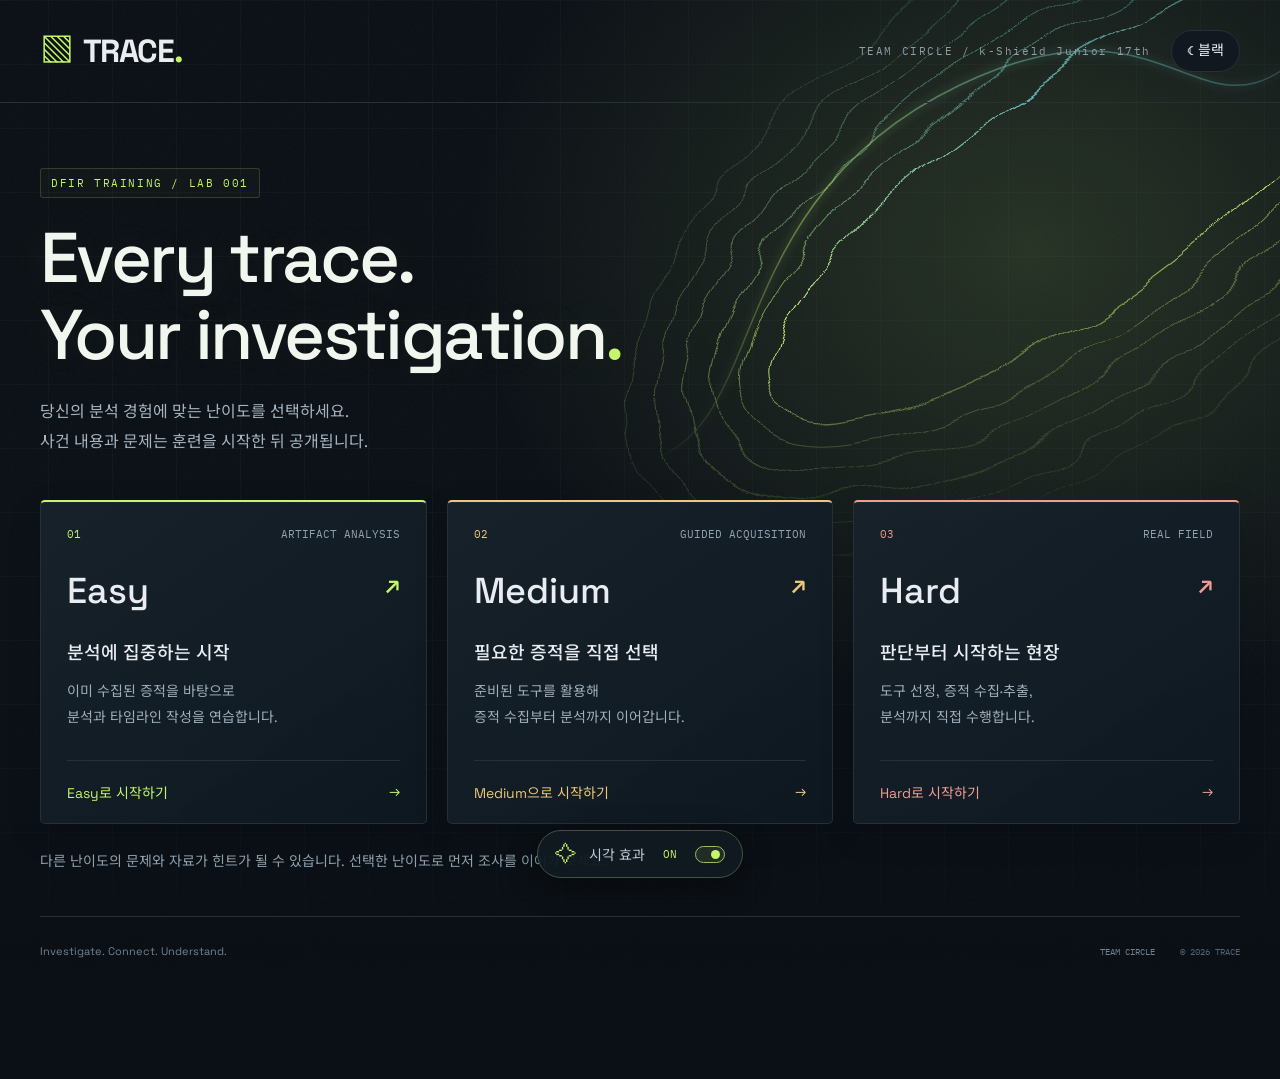
<file: index.html>
<!DOCTYPE html>
<html lang="ko">
<head>
<meta charset="UTF-8"><meta name="viewport" content="width=device-width, initial-scale=1.0">
<title>TRACE / 훈련 난이도 선택</title>
<meta name="description" content="Team Circle DFIR 훈련. 분석 경험에 맞는 난이도를 선택하세요.">
<link rel="stylesheet" href="styles.css">
<link rel="stylesheet" href="entry-effects.css">
<link rel="stylesheet" href="theme.css">
<script src="theme.js"></script>
</head>
<body class="entry-page">
<div class="trace-atmosphere" aria-hidden="true">
<svg class="trace-field" viewBox="0 0 1440 1000" preserveAspectRatio="xMidYMid slice" focusable="false">
<defs>
  <filter id="trace-grain" x="0" y="0" width="100%" height="100%"><feTurbulence type="fractalNoise" baseFrequency=".68" numOctaves="3" stitchTiles="stitch"/><feColorMatrix type="saturate" values="0"/></filter>
  <filter id="trace-distort" x="-25%" y="-25%" width="150%" height="150%" color-interpolation-filters="sRGB"><feTurbulence type="fractalNoise" baseFrequency=".008 .016" numOctaves="2" seed="12" result="noise"/><feDisplacementMap in="SourceGraphic" in2="noise" scale="38" xChannelSelector="R" yChannelSelector="G"/></filter>
  <filter id="trace-bloom" x="-50%" y="-50%" width="200%" height="200%"><feGaussianBlur stdDeviation="5" result="blur"/><feMerge><feMergeNode in="blur"/><feMergeNode in="SourceGraphic"/></feMerge></filter>
  <radialGradient id="trace-halo"><stop stop-color="#8aad58" stop-opacity=".22"/><stop offset="1" stop-color="#8aad58" stop-opacity="0"/></radialGradient>
  <linearGradient id="trace-spectrum" x1="0" y1="1" x2="1" y2="0"><stop stop-color="#bde870" stop-opacity="0"/><stop offset=".4" stop-color="#bde870"/><stop offset=".76" stop-color="#67b9b5"/><stop offset="1" stop-color="#67b9b5" stop-opacity="0"/></linearGradient>
  <pattern id="trace-grid" width="64" height="64" patternUnits="userSpaceOnUse"><path d="M64 0H0V64" fill="none" stroke="#9bb3be" stroke-opacity=".06"/></pattern>
</defs>
<rect width="1440" height="1000" fill="url(#trace-grid)"/>
<ellipse cx="1110" cy="250" rx="560" ry="460" fill="url(#trace-halo)"/>
<g class="trace-contours" filter="url(#trace-distort)" fill="none" stroke="url(#trace-spectrum)">
  <ellipse cx="1150" cy="195" rx="360" ry="115" transform="rotate(-35 1150 195)" stroke-width="1.2"/>
  <ellipse cx="1150" cy="195" rx="390" ry="142" transform="rotate(-35 1150 195)" stroke-opacity=".6"/>
  <ellipse cx="1150" cy="195" rx="420" ry="169" transform="rotate(-35 1150 195)" stroke-opacity=".5"/>
  <ellipse cx="1150" cy="195" rx="450" ry="196" transform="rotate(-35 1150 195)" stroke-opacity=".4"/>
  <ellipse cx="1150" cy="195" rx="480" ry="223" transform="rotate(-35 1150 195)" stroke-opacity=".3"/>
  <ellipse cx="1150" cy="195" rx="510" ry="250" transform="rotate(-35 1150 195)" stroke-opacity=".2"/>
</g>
<path d="M730 460C850 425 800 200 1040 85S1280 200 1430 0" fill="none" stroke="url(#trace-spectrum)" stroke-width="1.5" filter="url(#trace-bloom)" opacity=".5"/>
<rect width="1440" height="1000" filter="url(#trace-grain)" opacity=".035"/>
</svg>
</div>
<header class="entry-header"><a class="brand" href="index.html" aria-label="TRACE 홈"><span class="brandmark">▧</span> TRACE<span class="brand-dot">.</span></a><span class="eyebrow">TEAM CIRCLE / k-Shield Junior 17th</span></header>
<main class="entry-main">
<div class="entry-intro"><span class="eyebrow lime">DFIR TRAINING / LAB 001</span><h1>Every trace.<br>Your investigation<span>.</span></h1><p>당신의 분석 경험에 맞는 난이도를 선택하세요.<br>사건 내용과 문제는 훈련을 시작한 뒤 공개됩니다.</p></div>
<div class="entry-levels" aria-label="훈련 난이도 선택">
<a class="entry-card" href="lab.html?level=easy"><div class="entry-card-top"><span>01</span><span>ARTIFACT ANALYSIS</span></div><h2>Easy<span>↗</span></h2><h3>분석에 집중하는 시작</h3><p>이미 수집된 증적을 바탕으로<br>분석과 타임라인 작성을 연습합니다.</p><div class="entry-card-footer">Easy로 시작하기 <span>→</span></div></a>
<a class="entry-card" href="lab.html?level=medium"><div class="entry-card-top"><span>02</span><span>GUIDED ACQUISITION</span></div><h2>Medium<span>↗</span></h2><h3>필요한 증적을 직접 선택</h3><p>준비된 도구를 활용해<br>증적 수집부터 분석까지 이어갑니다.</p><div class="entry-card-footer">Medium으로 시작하기 <span>→</span></div></a>
<a class="entry-card" href="lab.html?level=hard"><div class="entry-card-top"><span>03</span><span>REAL FIELD</span></div><h2>Hard<span>↗</span></h2><h3>판단부터 시작하는 현장</h3><p>도구 선정, 증적 수집·추출,<br>분석까지 직접 수행합니다.</p><div class="entry-card-footer">Hard로 시작하기 <span>→</span></div></a>
</div>
<p class="entry-notice">다른 난이도의 문제와 자료가 힌트가 될 수 있습니다. 선택한 난이도로 먼저 조사를 이어가 보세요.</p>
<footer><span>Investigate. Connect. Understand.</span><span class="mono">TEAM CIRCLE <b>© 2026 TRACE</b></span></footer>
</main>
<div class="effects-control"><button type="button" id="effects-toggle" role="switch" aria-checked="false" aria-label="시각 효과" hidden><span class="effects-icon" aria-hidden="true">✧</span><span>시각 효과</span><span class="effects-state">OFF</span><span class="effects-track" aria-hidden="true"><span></span></span></button></div>
<script src="entry-effects.js"></script>
</body>
</html>
</file>
<file: styles.css>
@import url('https://fonts.googleapis.com/css2?family=IBM+Plex+Mono:wght@400;500;600&family=Noto+Sans+KR:wght@400;500;600;700;800&family=Space+Grotesk:wght@400;500;600;700&display=swap');
:root{color-scheme:dark;--bg:#0b1016;--panel:#111820;--border:#26303a;--text:#e9edf1;--muted:#909ca9;--lime:#c4f56a;--mono:'IBM Plex Mono',monospace;--sans:'Space Grotesk','Noto Sans KR',sans-serif}*{box-sizing:border-box}html{scroll-behavior:smooth;scroll-padding-top:30px}body{margin:0;background:var(--bg);color:var(--text);font-family:var(--sans);font-size:16px}button,a,input,textarea{-webkit-tap-highlight-color:transparent}button,textarea{font:inherit}button,a{touch-action:manipulation}a{color:inherit;text-decoration:none}button{color:inherit;cursor:pointer}button:focus-visible,a:focus-visible,textarea:focus-visible{outline:2px solid var(--lime);outline-offset:5px}.sidebar{position:fixed;inset:0 auto 0 0;width:232px;background:#0e151c;border-right:1px solid var(--border);padding:32px 21px;display:flex;flex-direction:column;z-index:3}.brand{font-weight:700;font-size:32px;letter-spacing:-1.5px;display:flex;align-items:center;gap:10px}.brandmark{font-size:34px;color:var(--lime);line-height:1}.brand-dot{color:var(--lime);margin-left:-9px}.workspace{font:11px var(--mono);letter-spacing:1px;color:#8995a1;display:flex;justify-content:space-between;margin:48px 7px 20px}.workspace span{color:var(--lime)}nav{display:grid;gap:8px}.nav-link{display:flex;align-items:center;gap:11px;font-size:14px;padding:13px 11px;color:#a8b1bc;border:1px solid transparent;border-radius:5px}.nav-link>span{font-size:20px;width:21px}.nav-link i{margin-left:auto;font:12px var(--mono);opacity:.6}.nav-link.active{background:#c4f56a10;color:var(--lime);border-color:#c4f56a25}.nav-link:hover{background:#ffffff08;color:#eff6e6}.side-case{margin:42px 9px 0;padding-top:25px;border-top:1px solid var(--border)}.eyebrow{font:11px var(--mono);letter-spacing:1.6px;color:var(--muted)}.side-case p{font-size:18px;font-weight:600;line-height:1.9;margin:17px 0}.mono{font-family:var(--mono)}.side-case .mono{font-size:11px;color:#7b8897}.case-line{height:3px;background:linear-gradient(90deg,var(--lime) 24%,#2b343c 24%);margin:21px 0 13px}.side-case small{font-size:11px;color:#8c98a3}.side-bottom{margin-top:auto;display:flex;gap:11px;align-items:center;font-size:12px;color:#c3ccd4}.side-bottom small{display:block;color:#7e8b98;font-size:11px;margin-top:5px}.shield{font-size:29px;color:#a1afbb}.app{margin-left:232px}.topbar{height:77px;border-bottom:1px solid var(--border);padding:0 45px;display:flex;align-items:center;justify-content:space-between;font-size:13px}.muted{color:var(--muted)}.slash{color:#50606e;margin:0 17px}.topbar strong{font-weight:500}.top-right{display:flex;align-items:center;gap:26px}.edition{font:10px var(--mono);letter-spacing:1.8px;color:#8f9eac}.avatar{border:1px solid #3b4853;background:#1a242d;border-radius:50%;height:33px;width:33px;display:grid;place-items:center;font:11px var(--mono)}main{max-width:1460px;margin:auto;padding:43px 45px 0}.title-meta{display:flex;justify-content:space-between;align-items:center}.lime{color:var(--lime)}.case-id{font-size:12px;color:#798b9a}.title-row{display:flex;align-items:center;justify-content:space-between;gap:24px;margin-top:17px}h1{font-size:clamp(38px,4.1vw,64px);line-height:1.12;font-weight:500;letter-spacing:-2.6px;margin:0}h1 span{color:var(--lime)}.subtitle{margin:17px 0 0;font-size:15px;color:#9eabb8;line-height:1.8}.primary{display:flex;align-items:center;justify-content:center;gap:34px;padding:15px 21px;border-radius:4px;background:var(--lime);color:#1a2710;font-size:14px;font-weight:700;white-space:nowrap;transition:background .2s}.primary:hover{background:#d4ff90}.primary span{font-size:23px;font-weight:400}.tags{display:flex;gap:8px;flex-wrap:wrap;margin:23px 0 30px}.tag{font-size:11px;border:1px solid #303945;border-radius:4px;padding:6px 10px;color:#a9b5bf;background:#141c24}.tag.difficulty{color:#e9c782;border-color:#665136;background:#201e19}.difficulty b{margin-right:6px}.panel{border:1px solid var(--border);background:var(--panel);border-radius:6px}.briefing-grid{display:grid;grid-template-columns:1fr 1.07fr;gap:20px}.briefing{padding:25px 27px;display:flex;flex-direction:column}.section-label{display:flex;justify-content:space-between;align-items:center;gap:12px;font:11px var(--mono);letter-spacing:1.4px;color:#8d9aa7}.small-square{width:6px;height:6px;background:var(--lime)}.briefing h2{font-size:24px;line-height:1.65;letter-spacing:-.7px;font-weight:600;margin:21px 0 14px}.briefing p{font-size:14px;color:#a1adba;line-height:1.95;margin:0 0 13px;word-break:keep-all}.briefing-footer{display:flex;gap:29px;margin-top:auto;padding-top:19px;border-top:1px solid var(--border);font-size:12px;color:#b4bec7}.briefing-footer b{font-weight:400;color:#73818f;margin:0 7px}.network{padding:25px 25px 0;overflow:hidden;background-color:#111820;background-image:radial-gradient(#35425070 .7px,transparent .7px);background-size:16px 16px}.network-label{font-size:9px;letter-spacing:.8px;padding:4px 7px;border:1px solid #374450;color:#a5b5c2;background:#151e26}.map{padding:24px 0 17px;max-width:520px;margin:auto}.network-row{display:flex;justify-content:space-between;gap:18px}.node{display:flex;align-items:center;gap:10px;padding:12px;background:#151e27;border:1px solid #34414e;border-radius:4px;flex:1;min-width:0;font-size:12px}.node-icon{color:#8ca1b4;font-size:24px;width:28px;text-align:center;flex-shrink:0}.node small,.victim small{display:block;font:10px var(--mono);margin-top:6px;color:#8597a8}.map-connect{height:36px;position:relative;display:flex;align-items:center;justify-content:center}.map-connect:before{content:'';position:absolute;top:0;bottom:0;width:1px;background:#51643c}.map-connect span{position:relative;left:83px;font:8px var(--mono);letter-spacing:.7px;background:#111820;color:#718393;padding:3px}.victim{border:1px solid #879f51;background:#1c271c;box-shadow:0 0 24px #b2dc4c07;border-radius:4px;display:flex;align-items:center;gap:11px;padding:14px 15px;font-size:13px}.victim .node-icon{color:var(--lime)}.scope{margin-left:auto;font:8px var(--mono);color:var(--lime);letter-spacing:1px}.map-footer{border-top:1px solid var(--border);background:#111820;display:flex;align-items:center;gap:9px;padding:14px 0;color:#8191a0;font-size:10px}.map-footer>span:nth-child(2){margin-left:9px}.map-footer .mono{margin-left:auto}.dot{width:5px;height:5px;border-radius:50%;background:var(--lime)}.section-heading{display:flex;align-items:end;justify-content:space-between;gap:20px;margin:38px 0 20px}.section-heading h2{font-size:23px;font-weight:600;letter-spacing:-.7px;margin:8px 0 0}.section-note{font-size:12px;color:#788997}.mission-grid{display:grid;grid-template-columns:repeat(3,minmax(0,1fr));gap:14px}.mission{text-align:left;border:1px solid var(--border);border-radius:5px;background:#111820;padding:21px 22px 0;transition:border-color .2s,transform .2s,background .2s;min-width:0}.mission:hover{border-color:#88a553;background:#151f24;transform:translateY(-3px)}.mission-top{display:flex;align-items:center;gap:12px}.step{font:16px var(--mono);color:#b0becc}.pill{font:8px var(--mono);letter-spacing:.6px;color:#a1b2bf;background:#1b2630;border-radius:3px;padding:5px 7px}.arrow{font-size:18px;color:#7d8e9f;margin-left:auto}.mission:hover .arrow,.mission:hover .step{color:var(--lime)}.mission h3{font-size:18px;font-weight:600;letter-spacing:-.4px;margin:23px 0 10px}.mission p{color:#929fae;font-size:13px;line-height:1.9;margin:0 0 22px;word-break:keep-all}.mission-footer{border-top:1px solid var(--border);padding:15px 0;display:flex;justify-content:space-between;gap:8px;font:10px var(--mono);color:#81919f}.mission-footer>span:last-child{color:#c5d1db}.mission-footer small{font-size:8px;color:#718191}.evidence-layout{display:grid;grid-template-columns:1.7fr 1fr;gap:21px}.file-list{padding:0 23px}.file-row{display:flex;align-items:center;gap:15px;padding:20px 0;border-bottom:1px solid var(--border)}.file-row:last-child{border:0}.file-icon{border:1px solid #34414b;background:#1a242e;color:#a8bbcd;border-radius:4px;width:39px;height:44px;display:grid;place-items:center;font:10px var(--mono);flex-shrink:0}.file-row h3{font-size:14px;font-weight:500;margin:0 0 5px}.file-row p{font-size:11px;color:#8494a3;margin:0;line-height:1.6}.file-type{font:9px var(--mono);color:#6f8294;margin-left:auto}.download{border:1px solid #32404c;border-radius:4px;background:#18222c;color:#8898a8;padding:8px 10px;display:flex;gap:9px;align-items:center;white-space:nowrap}.download:disabled{cursor:default;opacity:.75}.download span{font-size:10px}.analyst-note{border:1px solid #3b4730;border-radius:5px;padding:25px 26px;background:linear-gradient(135deg,#1b241b,#11191c)}.analyst-note h3{font-size:20px;line-height:1.8;font-weight:500;letter-spacing:-.5px;margin:17px 0 13px}.analyst-note p{font-size:13px;color:#a0afa4;line-height:1.95;margin:0 0 19px;word-break:keep-all}.analyst-note>div{font:10px var(--mono);color:#91a66f;margin-top:12px}.analyst-note>div span{font:12px var(--sans);margin-left:13px;color:#b8c3b8}footer{display:flex;gap:17px;align-items:center;border-top:1px solid var(--border);padding:27px 0;margin-top:42px;color:#73818e;font-size:11px}.footer-brand{font-size:19px;font-weight:700;color:#b7c4ce;letter-spacing:-1px}.footer-brand span{color:var(--lime)}footer>.mono{margin-left:auto;font-size:9px}footer b{font-weight:400;margin-left:20px;color:#536474}dialog{width:min(590px,calc(100% - 32px));padding:30px;border:1px solid #45523b;border-radius:9px;background:#121b23;color:var(--text);box-shadow:0 30px 100px #000a}dialog::backdrop{background:#05090dc9;backdrop-filter:blur(7px)}.dialog-head{display:flex;align-items:center;justify-content:space-between}.close{border:0;background:transparent;font-size:30px;color:#a0adba}.dialog-head+h2{font-size:28px;margin:20px 0 15px}dialog>p{color:#a6b3c0;line-height:1.9;font-size:15px}.dialog-evidence{border:1px solid var(--border);background:#0d151d;padding:18px;margin:23px 0}.dialog-evidence p{font-size:14px;color:#beccd7;line-height:1.7;margin:10px 0 0}dialog label{display:block;font-size:14px;margin-bottom:12px}dialog label span{display:block;font-size:11px;color:#8393a2;margin-top:7px}textarea{width:100%;min-height:140px;resize:vertical;background:#0d151d;border:1px solid #3d4b58;border-radius:4px;padding:14px;color:var(--text);font-size:14px;line-height:1.8}.dialog-bottom{display:flex;align-items:center;justify-content:space-between;gap:15px;margin-top:20px}.dialog-bottom>span{font-size:11px;color:#8b9baa}.secondary{background:#26332a;border:1px solid #617646;padding:9px 22px;border-radius:4px;color:var(--lime);font-size:13px}
@media(min-width:1600px){main{padding-top:50px}.briefing h2{font-size:27px}.briefing p{font-size:16px}.mission p{font-size:14px}.map{padding-top:30px;padding-bottom:25px}.map-connect{height:43px}.node{padding:15px;font-size:14px}.node small,.victim small{font-size:11px}.victim{font-size:15px}}
@media(max-width:1200px){.sidebar{width:200px;padding-inline:15px}.app{margin-left:200px}main{padding:30px 28px 0}.topbar{padding-inline:28px}.briefing-grid{grid-template-columns:1fr 1fr}.briefing,.network{padding-inline:20px}.scope{display:none}.node{padding:10px 8px;gap:6px;font-size:11px}.node-icon{width:22px}.mission{padding:18px 16px 0}.pill{font-size:7px;padding:5px}.mission-top{gap:8px}.evidence-layout{grid-template-columns:1.6fr 1fr}.file-type{display:none}.download{margin-left:auto}.briefing-footer{gap:12px;font-size:10px}}
@media(max-width:980px){.sidebar{width:76px;padding:25px 12px}.brand{font-size:0;justify-content:center;gap:0}.brand-dot,.workspace,.nav-link i,.side-case,.side-bottom{display:none}.brandmark{font-size:34px}.sidebar nav{margin-top:35px}.nav-link{font-size:0;justify-content:center;padding:12px}.nav-link>span{font-size:24px}.app{margin-left:76px}.edition{display:none}.title-row{align-items:start}h1{font-size:43px}.primary{gap:15px;padding:12px 15px}.briefing-grid{grid-template-columns:1fr}.briefing p{font-size:15px}.briefing h2 br{display:none}.briefing-footer{margin-top:10px;font-size:12px}.network .map{max-width:600px}.node{font-size:13px;padding:12px}.scope{display:block}.network{padding-top:22px}.mission-grid{grid-template-columns:repeat(2,minmax(0,1fr))}.pill{font-size:8px}.section-note{display:none}.evidence-layout{grid-template-columns:1fr}.analyst-note{display:none}.file-type{display:block}.download{margin-left:0}footer>.mono b{display:none}}
@media(max-width:600px){.sidebar{position:relative;width:100%;height:auto;flex-direction:row;align-items:center;padding:17px 20px;border-right:0;border-bottom:1px solid var(--border)}.brand{font-size:24px;gap:7px}.brandmark{font-size:27px}.brand-dot{display:inline;margin-left:-7px}.sidebar nav{margin:0 0 0 auto;display:flex;gap:4px}.nav-link{padding:6px}.nav-link>span{font-size:22px}.nav-link:last-child{display:none}.app{margin:0}.topbar{height:58px;padding:0 20px;font-size:11px}.top-right{gap:0}.avatar{width:28px;height:28px;font-size:10px}.slash{margin:0 10px}main{padding:29px 20px 0}.eyebrow{font-size:9px;letter-spacing:1px}.case-id{font-size:10px}.title-row{display:block;margin-top:21px}h1{font-size:43px;letter-spacing:-2px}.subtitle{font-size:13px;margin-top:13px}.primary{margin-top:23px;width:100%;font-size:14px;justify-content:space-between;padding:12px 17px}.tags{margin:20px 0;gap:6px}.tag{font-size:9px;padding:5px 7px}.briefing{padding:20px}.briefing h2{font-size:22px}.briefing p{font-size:14px}.briefing-footer{gap:13px;font-size:10px}.briefing-footer b{margin:0 4px}.section-label{font-size:9px;letter-spacing:.8px}.network{padding:20px 14px 0}.network-label{font-size:8px}.node{font-size:10px;padding:10px 7px;gap:5px}.node small{font-size:8px}.network-row{gap:10px}.scope{display:none}.victim{font-size:12px;padding:13px 10px}.victim small{font-size:9px}.section-heading{margin-top:31px}.section-heading h2{font-size:21px}.mission-grid{grid-template-columns:1fr}.mission{padding:20px 21px 0}.mission h3{margin-top:20px;font-size:19px}.mission p{font-size:14px}.mission p br{display:none}.pill{font-size:9px}.step{font-size:16px}.mission-footer{font-size:10px}.file-list{padding:0 15px}.file-row{gap:10px}.file-row h3{font-size:12px}.file-row p{font-size:10px}.file-icon{width:31px;height:37px;font-size:9px}.file-type{display:none}.download{margin-left:auto;padding:8px;font-size:15px}.download span{display:none}footer{flex-wrap:wrap;gap:10px;margin-top:30px}footer>.mono{flex-basis:100%;margin:0;font-size:8px}dialog{padding:22px}}
@media(prefers-reduced-motion:reduce){html{scroll-behavior:auto}*{transition:none!important}}
/* Difficulty paths */
[hidden]{display:none!important}
.level-selector{display:grid;grid-template-columns:repeat(3,minmax(0,1fr));gap:12px;margin-top:8px}
.level-option{position:relative;text-align:left;padding:20px 22px;border:1px solid var(--border);border-radius:6px;background:#111820;transition:background .2s,border-color .2s}
.level-option:hover{border-color:#687b87;background:#18212a}
.level-option.selected{border-color:var(--lime);background:linear-gradient(120deg,#253022,#141e22)}
.level-top{display:flex;justify-content:space-between;align-items:center;margin-bottom:14px}
.level-top b{font-size:21px;font-weight:600}.level-top>span{font:12px var(--mono);color:#748796}
.level-option.selected .level-top{color:var(--lime)}
.level-option.selected .level-top>span{color:var(--lime)}
.level-option strong{display:block;font-size:14px;font-weight:500;color:#cad5de}
.level-option p{font-size:13px;line-height:1.7;color:#91a1ae;margin:8px 0 0;word-break:keep-all}
.level-summary{display:flex;gap:22px;align-items:center;border-left:2px solid var(--lime);padding:11px 17px;margin:19px 0 27px;background:#c4f56a05}
.level-summary .eyebrow{white-space:nowrap;font-size:10px}
.level-summary p{font-size:14px;color:#b8c7d0;line-height:1.8;margin:0;word-break:keep-all}
body[data-level="medium"]{--lime:#edc77b}
body[data-level="hard"]{--lime:#f09c92}
body[data-level="medium"] .level-option.selected{background:linear-gradient(120deg,#302a20,#171d24)}
body[data-level="hard"] .level-option.selected{background:linear-gradient(120deg,#322225,#171d24)}
body[data-level="hard"] .briefing-grid{grid-template-columns:1fr}
body[data-level="hard"] .briefing>p:first-of-type{font-size:19px;color:#e0c5c0;border-left:2px solid var(--lime);padding-left:18px;margin:8px 0 20px}
body[data-level="hard"] .briefing-footer{padding-top:18px;margin-top:10px}
.mission{display:flex;flex-direction:column}.mission-top,.mission-footer{width:100%}.mission-footer{margin-top:auto}
.file-copy{min-width:0}.file-copy h3{overflow-wrap:anywhere}.file-type{white-space:nowrap}
.analyst-note{align-self:start}.briefing-footer{line-height:1.8}
@media(max-width:1200px){.level-option{padding:18px 16px}.level-summary{align-items:flex-start;flex-direction:column;gap:8px}.level-option p{font-size:12px}}
@media(max-width:980px){.analyst-note{display:block}.level-option strong{font-size:13px}}
@media(max-width:600px){.level-selector{grid-template-columns:1fr;gap:9px}.level-option{padding:16px 18px;display:grid;grid-template-columns:94px 1fr;column-gap:14px;align-items:center}.level-top{grid-row:span 2;margin:0;display:block}.level-top b{font-size:20px}.level-top>span{display:none}.level-option strong{font-size:14px}.level-option p{font-size:12px;margin:4px 0 0}.level-summary{margin-bottom:22px}.level-summary p{font-size:14px}body[data-level="hard"] .briefing>p:first-of-type{font-size:16px}.file-row p{font-size:12px}.file-row h3{font-size:13px}.mission p{font-size:14px}}
#answer-feedback{min-height:24px;font-size:14px;line-height:1.8;color:#a6b3c0;margin:12px 0}
#answer-feedback[data-status="correct"]{color:#c4f56a}
#answer-feedback[data-status="incorrect"],#answer-feedback[data-status="empty"]{color:#f3a29a}
#answer-feedback[data-status="unconfigured"]{color:#e5c989}
#submit-answer{white-space:nowrap;font-size:14px}
#submit-answer:disabled{opacity:.45;cursor:not-allowed}
a.download{color:var(--lime);border-color:#62724c}
a.download:hover{background:#2a3828}
/* Spoiler-free entry and deliberate disclosures */
.lab-loading{visibility:hidden}
.scope-hint{margin-top:18px}.scope-hint summary{list-style:none;cursor:pointer;display:flex;flex-direction:column;align-items:center;justify-content:center;gap:15px;text-align:center;min-height:285px;padding:25px 14px;background:#101920;border:1px dashed #45525c;border-radius:5px;margin-bottom:20px}
.scope-hint summary::-webkit-details-marker{display:none}
.scope-hint summary:focus-visible{outline:2px solid var(--lime);outline-offset:4px}
.hint-symbol{display:grid;place-items:center;width:44px;height:44px;border:1px solid #657945;border-radius:50%;color:var(--lime);font:24px var(--mono)}
.scope-hint summary strong{font-size:18px;font-weight:500}.scope-hint summary>span:not(.hint-symbol){font-size:14px;color:#9aabba}.scope-hint summary .hint-action{color:var(--lime)!important;margin-top:8px}
.scope-hint[open] summary{min-height:0;flex-direction:row;flex-wrap:wrap;padding:12px;margin-bottom:0;gap:10px}.scope-hint[open] summary strong{font-size:14px}.scope-hint[open] summary .hint-symbol,.scope-hint[open] summary .hint-action{display:none}.scope-hint[open] summary>span{font-size:12px!important}.scope-hint[open] summary strong::after{content:' · 다시 눌러 닫기';color:#94a4b1}
body[data-level="hard"] .briefing-grid{grid-template-columns:1fr}
.confirm-actions{display:flex;justify-content:flex-end;gap:12px;margin-top:26px;flex-wrap:wrap}.confirm-actions .primary{border:0;margin:0;width:auto;font-size:14px}.confirm-actions .secondary{font-size:14px}
.entry-header{max-width:1320px;margin:auto;padding:30px 40px;display:flex;align-items:center;justify-content:space-between;gap:20px;border-bottom:1px solid var(--border)}
.entry-main{max-width:1320px;padding:65px 40px 0;margin:auto}.entry-intro h1{font-size:clamp(40px,5.5vw,78px);margin:22px 0;line-height:1.1}.entry-intro>p{color:#a5b4c0;line-height:1.9;font-size:16px}.entry-levels{display:grid;grid-template-columns:repeat(3,minmax(0,1fr));gap:20px;margin-top:42px}.entry-card{--accent:#c4f56a;border:1px solid var(--border);border-top:2px solid var(--accent);border-radius:5px;padding:25px 26px 0;background:#111a22;transition:transform .2s,border-color .2s}.entry-card:nth-child(2){--accent:#edc77b}.entry-card:nth-child(3){--accent:#f09c92}.entry-card:hover{transform:translateY(-5px);border-color:var(--accent)}.entry-card-top{display:flex;justify-content:space-between;gap:12px;font:11px var(--mono);color:#91a2b0}.entry-card-top>span:first-child{color:var(--accent)}.entry-card h2{font-size:36px;font-weight:500;margin:27px 0 24px;display:flex;justify-content:space-between}.entry-card h2 span{font-size:25px;color:var(--accent)}.entry-card h3{font-size:18px;font-weight:500;margin:0 0 13px}.entry-card p{font-size:14px;line-height:1.9;color:#9eafbd;margin-bottom:29px;word-break:keep-all}.entry-card-footer{display:flex;justify-content:space-between;padding:21px 0;border-top:1px solid var(--border);font-size:14px;color:var(--accent)}.entry-notice{font-size:14px;color:#8ea0ad;line-height:1.9;margin:24px 0 0}
@media(max-width:980px){body[data-level="hard"] .briefing-grid{grid-template-columns:1fr}.entry-header,.entry-main{padding-inline:28px}.entry-levels{gap:12px}.entry-card{padding:20px 18px 0}.entry-card-top{font-size:9px}.entry-card h2{font-size:30px}.entry-card h3{font-size:16px}}
@media(max-width:650px){.entry-header{padding:22px 20px;align-items:flex-start}.entry-header .eyebrow{font-size:9px;line-height:1.8;max-width:145px;text-align:right}.entry-main{padding:40px 20px 0}.entry-intro h1{font-size:43px}.entry-intro>p{font-size:14px}.entry-levels{grid-template-columns:1fr;margin-top:30px;gap:18px}.entry-card{padding:22px 23px 0}.entry-card-top{font-size:11px}.entry-card h2{margin:20px 0}.entry-card p br{display:none}.scope-hint summary{min-height:240px}.confirm-actions{flex-direction:column-reverse}.confirm-actions button{width:100%!important;justify-content:center}}
</file>
<file: entry-effects.css>
/* Decorative SVG filters are restricted to the entry page, never the text. */
.entry-page{position:relative;isolation:isolate;min-height:100vh}
.trace-atmosphere{display:none;position:absolute;inset:0 0 auto;height:1000px;max-height:100%;overflow:hidden;pointer-events:none;z-index:-1;mask-image:linear-gradient(#000 65%,transparent)}
.effects-enabled .trace-atmosphere{display:block}
.trace-field{width:100%;height:100%;display:block}
.effects-enabled .trace-contours{transform-origin:1150px 195px;animation:trace-drift 24s ease-in-out infinite alternate}
@keyframes trace-drift{from{transform:translate(0,0) rotate(-2deg)}to{transform:translate(-15px,22px) rotate(3deg)}}
.entry-page .entry-main{padding-bottom:94px}
.effects-enabled .entry-intro h1{color:#f1f6ee;text-shadow:0 0 42px #b5da6215}
.effects-enabled .entry-intro .eyebrow{border:1px solid #b9e36b30;background:#b9e36b08;border-radius:3px;padding:7px 10px;display:inline-block}
.effects-enabled .entry-card{background:linear-gradient(145deg,#17222bf2,#0e1820fa);box-shadow:0 12px 35px #0002,inset 0 1px #ffffff06}
.effects-enabled .entry-card:hover{box-shadow:0 18px 42px #0005,0 0 24px color-mix(in srgb,var(--accent) 9%,transparent)}
.effects-control{position:fixed;bottom:calc(22px + env(safe-area-inset-bottom));left:50%;transform:translateX(-50%);z-index:10}
#effects-toggle{display:flex;align-items:center;gap:12px;padding:12px 17px;border:1px solid #445246;border-radius:99px;background:#111b22f5;box-shadow:0 8px 30px #0006;color:#becbd4;font-size:14px;white-space:nowrap;min-height:46px}
#effects-toggle:hover{border-color:#91aa69}
.effects-icon{font-size:22px;line-height:1;color:#8e9caa}
.effects-state{font:11px var(--mono);width:26px;color:#8292a1}
.effects-track{width:30px;height:17px;border:1px solid #5a6872;border-radius:20px;display:flex;align-items:center;padding:2px}
.effects-track>span{height:9px;width:9px;background:#8e9caa;border-radius:50%;transition:transform .2s}
#effects-toggle[aria-checked="true"] .effects-state,#effects-toggle[aria-checked="true"] .effects-icon{color:var(--lime)}
#effects-toggle[aria-checked="true"] .effects-track{border-color:#9abd60;background:#c4f56a18}
#effects-toggle[aria-checked="true"] .effects-track>span{background:var(--lime);transform:translateX(13px)}
@media(max-width:650px){.trace-atmosphere{height:720px;opacity:.6}.entry-page .entry-main{padding-bottom:96px}.effects-control{bottom:calc(15px + env(safe-area-inset-bottom))}}
@media(prefers-reduced-motion:reduce){.effects-enabled .trace-contours{animation:none}.effects-track>span{transition:none}}
</file>
<file: theme.css>
.theme-toggle{border:1px solid var(--border);border-radius:30px;background:var(--panel);color:var(--text);padding:10px 15px;min-height:42px;font-size:14px;white-space:nowrap;flex-shrink:0;line-height:1.4}
.theme-toggle:hover{border-color:var(--lime)}
.entry-header>.eyebrow{margin-left:auto}
html[data-theme="light"]{color-scheme:light;--bg:#f4f7fa;--panel:#fff;--border:#cbd5de;--text:#192a38;--muted:#536575;--lime:#416d1b}
html[data-theme="light"] body{--lime:#416d1b}
html[data-theme="light"] body[data-level="medium"]{--lime:#855707}
html[data-theme="light"] body[data-level="hard"]{--lime:#a33c33}
html[data-theme="light"] :is(.sidebar,.topbar){background:#fff}
html[data-theme="light"] :is(.mission,.node,.file-icon,.avatar,.pill,.tag,.network-label,.download,.scope-hint summary,.dialog-evidence,textarea){background:#f0f4f7;color:var(--text);border-color:var(--border)}
html[data-theme="light"] :is(.briefing,.file-list,.level-option,dialog){background:#fff;border-color:var(--border)}
html[data-theme="light"] .network{background-color:#f8fafc;background-image:radial-gradient(#8093a34d .7px,transparent .7px)}
html[data-theme="light"] :is(.map-connect span,.map-footer){background:#f8fafc;color:#526878}
html[data-theme="light"] .map-connect:before{background:#748561}
html[data-theme="light"] .victim{background:#e9f2df;border-color:#8da573;color:#2d461f;box-shadow:none}
html[data-theme="light"] .node-icon{color:#48687c}
html[data-theme="light"] :is(.subtitle,.briefing p,.briefing-footer,.node small,.victim small,.section-note,.mission p,.mission-footer,.mission-footer small,.file-row p,.file-type,.side-case small,.side-case .mono,.side-bottom small,.workspace,.step,.arrow,.nav-link,.section-label,.level-option p,.level-option strong,.case-id,.entry-intro>p,.entry-card p,.entry-notice,.entry-card-top,footer,.footer-brand,footer b,.analyst-note p,.analyst-note>div span,dialog>p,.dialog-evidence p,dialog label span,.dialog-bottom>span,.close,#answer-feedback){color:#526575}
html[data-theme="light"] :is(.side-bottom,.mission-footer>span:last-child){color:#314c60}
html[data-theme="light"] .nav-link.active{color:var(--lime);background:#edf4e7;border-color:#b7cba4}
html[data-theme="light"] .nav-link:hover{background:#edf2f6;color:#1f3545}
html[data-theme="light"] .mission:hover{background:#fff;border-color:var(--lime)}
html[data-theme="light"] .tag.difficulty{background:#edf3e7;border-color:#b8cbaa;color:#3b6024}
html[data-theme="light"] body[data-level="medium"] .tag.difficulty{background:#faf0da;border-color:#dfc692;color:#855707}
html[data-theme="light"] body[data-level="hard"] .tag.difficulty{background:#fbece9;border-color:#dcb4ad;color:#a33c33}
html[data-theme="light"] .level-option.selected{background:linear-gradient(120deg,#eaf4df,#fff);border-color:var(--lime)}
html[data-theme="light"] body[data-level="medium"] .level-option.selected{background:linear-gradient(120deg,#fbefd8,#fff)}
html[data-theme="light"] body[data-level="hard"] .level-option.selected{background:linear-gradient(120deg,#fae9e4,#fff)}
html[data-theme="light"] .level-option:hover{border-color:var(--lime)}
html[data-theme="light"] .level-summary{background:#eaf0f4}
html[data-theme="light"] .level-summary p{color:#3d5364}
html[data-theme="light"] .analyst-note{background:linear-gradient(135deg,#edf4e7,#fff);border-color:#bacab1}
html[data-theme="light"] .analyst-note>div{color:#476c32}
html[data-theme="light"] .primary{background:var(--lime);color:#fff}
html[data-theme="light"] .primary:hover{filter:brightness(1.1)}
html[data-theme="light"] .secondary{background:#edf3e7;border-color:#98ae80;color:#345b1d}
html[data-theme="light"] a.download{color:var(--lime);border-color:#9dac91}
html[data-theme="light"] a.download:hover{background:#e5eedb}
html[data-theme="light"] .download:disabled{opacity:1;color:#617180}
html[data-theme="light"] .scope-hint summary>span:not(.hint-symbol){color:#536575}
html[data-theme="light"] .hint-symbol{border-color:#a7ba94}
html[data-theme="light"] body[data-level="hard"] .briefing>p:first-of-type{color:#733d37}
html[data-theme="light"] dialog{box-shadow:0 25px 90px #182b4140}
html[data-theme="light"] dialog::backdrop{background:#182c4266}
html[data-theme="light"] textarea::placeholder{color:#697b89}
html[data-theme="light"] #answer-feedback[data-status="correct"]{color:#35641e}
html[data-theme="light"] #answer-feedback:is([data-status="incorrect"],[data-status="empty"]){color:#ab302a}
html[data-theme="light"] #answer-feedback[data-status="unconfigured"]{color:#83550c}
html[data-theme="light"] .entry-card{--accent:#416d1b;background:#fff;border-color:#cbd5de;border-top-color:var(--accent)}
html[data-theme="light"] .entry-card:nth-child(2){--accent:#855707}
html[data-theme="light"] .entry-card:nth-child(3){--accent:#a33c33}
html[data-theme="light"] .effects-enabled .entry-card{background:linear-gradient(145deg,#fffffffa,#eef3f8f5);box-shadow:0 12px 35px #19354a09,inset 0 1px #fff}
html[data-theme="light"] .effects-enabled .entry-card:hover{border-color:var(--accent);box-shadow:0 15px 35px #19354a18}
html[data-theme="light"] .effects-enabled .entry-intro h1{color:var(--text);text-shadow:none}
html[data-theme="light"] .effects-enabled .entry-intro .eyebrow{background:#e7f0de;border-color:#bccfad}
html[data-theme="light"] .trace-atmosphere{opacity:.6}
html[data-theme="light"] #effects-toggle{background:#fffffff5;color:#435868;border-color:#b6c5cd;box-shadow:0 8px 30px #19354a18}
html[data-theme="light"] :is(.effects-icon,.effects-state){color:#536575}
html[data-theme="light"] .effects-track{border-color:#7d8e9b}
html[data-theme="light"] .effects-track>span{background:#657886}
html[data-theme="light"] #effects-toggle[aria-checked="true"] .effects-track{border-color:#6d8e50;background:#e4edda}
@media(max-width:650px){.entry-header{flex-wrap:wrap;gap:12px}.entry-header>.eyebrow{max-width:none;order:3;flex-basis:100%;text-align:left;margin:0}.entry-header>.theme-toggle{margin-left:auto}.top-right{gap:8px}.top-right .avatar{display:none}.theme-toggle{padding:8px 11px;font-size:13px;min-height:40px}.topbar{gap:10px;height:auto;min-height:58px;flex-wrap:wrap;padding-block:10px}}
</file>
